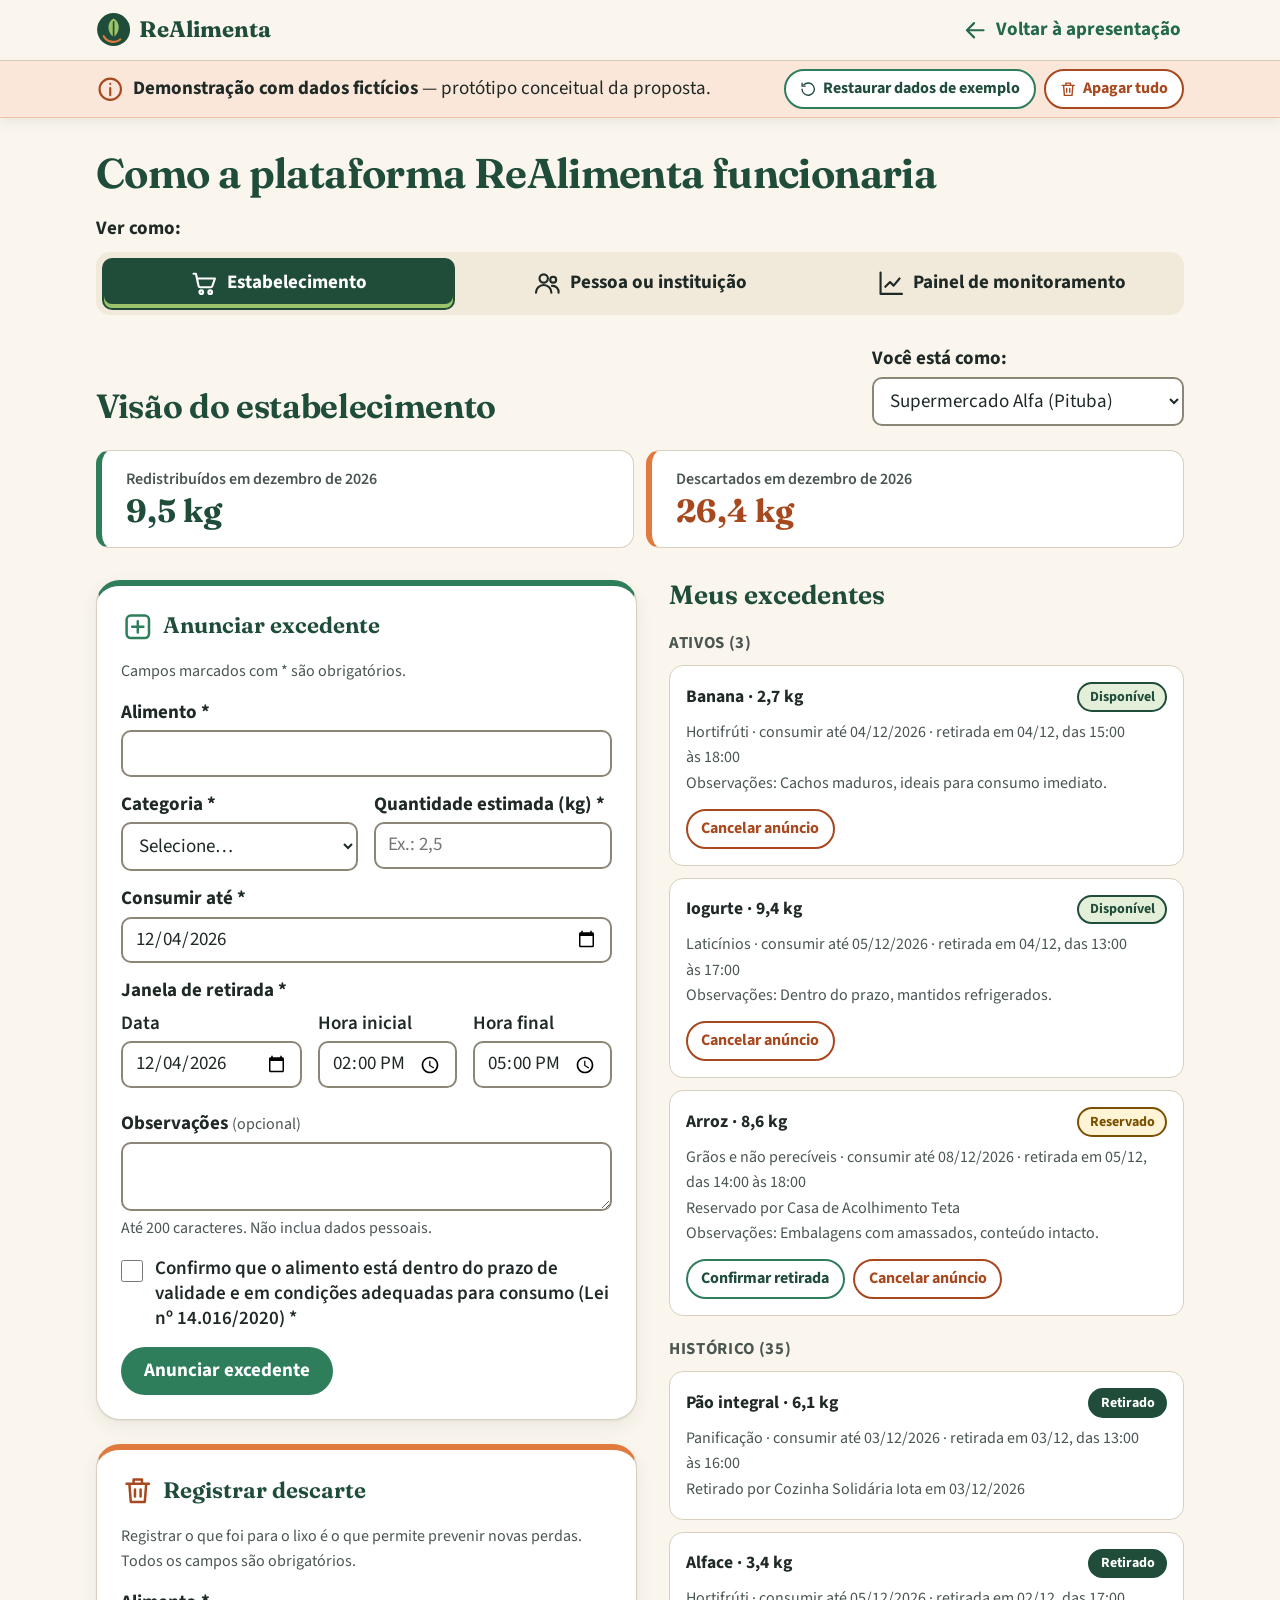
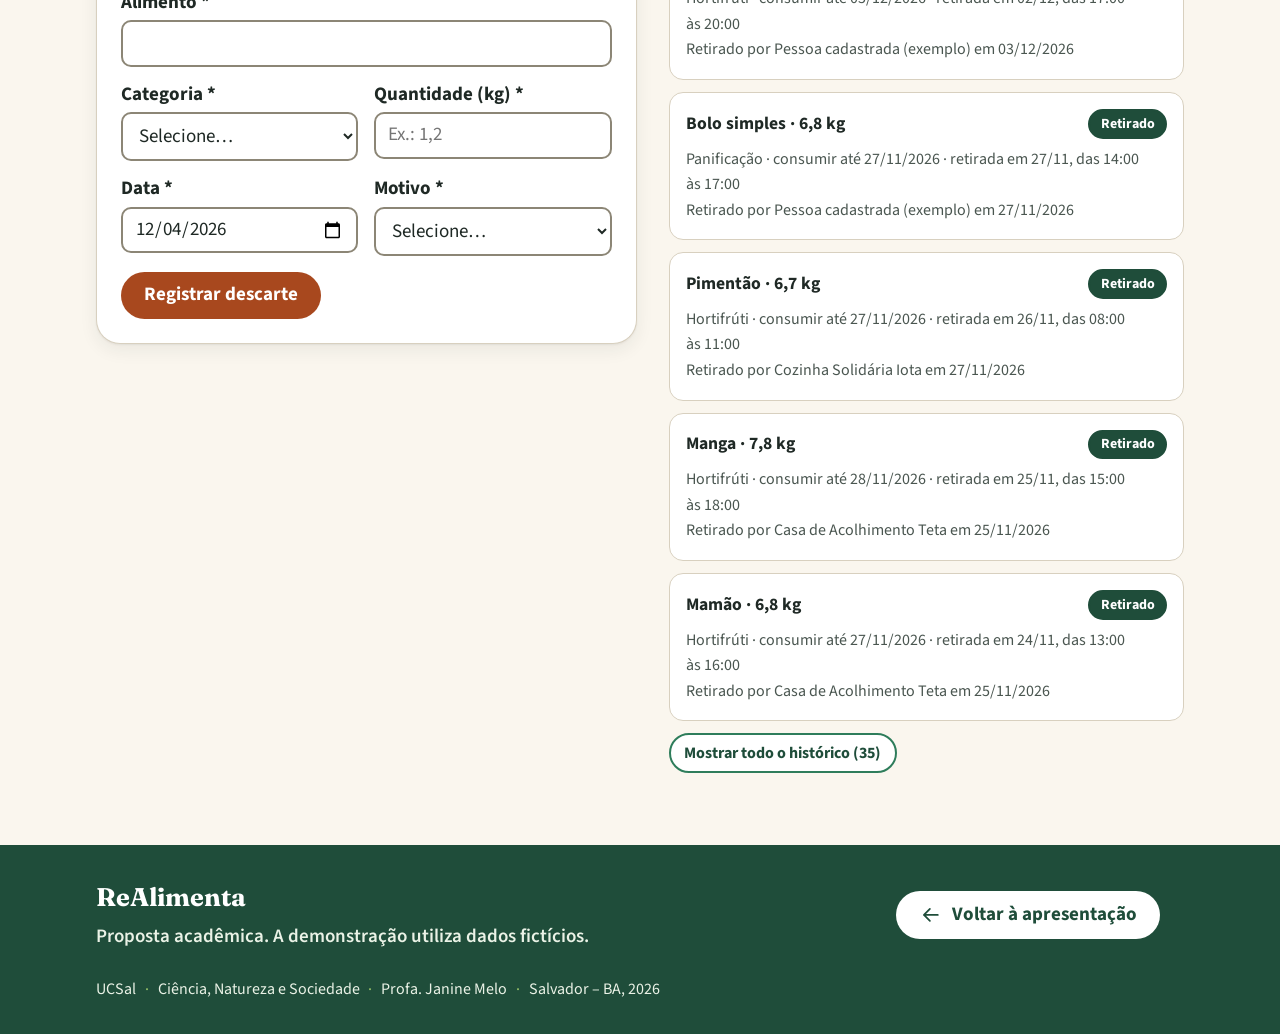
<file: prototipo.html>
<!doctype html>
<html lang="pt-BR">
<head>
  <meta charset="utf-8">
  <meta name="viewport" content="width=device-width, initial-scale=1">
  <title>ReAlimenta: demonstração com dados fictícios | UCSal</title>
  <meta name="description" content="Protótipo conceitual da plataforma ReAlimenta, com dados fictícios: anúncio de excedentes, reservas, registro de descartes e painel de monitoramento.">
  <meta property="og:type" content="website">
  <meta property="og:locale" content="pt_BR">
  <meta property="og:site_name" content="ReAlimenta">
  <meta property="og:title" content="ReAlimenta: demonstração com dados fictícios">
  <meta property="og:description" content="Veja como a plataforma proposta funcionaria: excedentes, reservas, descartes e painel de monitoramento, com dados fictícios.">
  <meta name="theme-color" content="#1F4D3A">
  <link rel="icon" href="assets/icones/favicon.svg" type="image/svg+xml">

  <link rel="preconnect" href="https://fonts.googleapis.com">
  <link rel="preconnect" href="https://fonts.gstatic.com" crossorigin>
  <link rel="stylesheet" href="https://fonts.googleapis.com/css2?family=Fraunces:opsz,wght@9..144,400..700&amp;family=Source+Sans+3:wght@400;600;700&amp;display=swap" media="print" onload="this.media='all'">

  <link rel="stylesheet" href="css/base.css">
  <link rel="stylesheet" href="css/layout.css">
  <link rel="stylesheet" href="css/componentes.css">
  <link rel="stylesheet" href="css/prototipo.css">

  <script>document.documentElement.classList.add("js");</script>
  <!-- A ordem importa: configuração → dados → gráficos → lógica da demonstração -->
  <script defer src="js/config.js"></script>
  <script defer src="js/dados-demo.js"></script>
  <script defer src="js/graficos.js"></script>
  <script defer src="js/prototipo.js"></script>
</head>
<body class="pagina-prototipo">
  <svg class="sprite" aria-hidden="true" focusable="false" xmlns="http://www.w3.org/2000/svg">
    <symbol id="i-mercado" viewBox="0 0 24 24"><path d="M3 4h2l2.2 10.2a1.5 1.5 0 0 0 1.5 1.2h8.6a1.5 1.5 0 0 0 1.5-1.1L21 8H6"/><circle cx="9.5" cy="19.5" r="1.5"/><circle cx="17" cy="19.5" r="1.5"/></symbol>
    <symbol id="i-pessoas" viewBox="0 0 24 24"><circle cx="9" cy="8" r="3.5"/><path d="M2.5 20a6.5 6.5 0 0 1 13 0"/><circle cx="17" cy="9" r="2.5"/><path d="M16 14.2a5 5 0 0 1 5.5 5.8"/></symbol>
    <symbol id="i-monitorar" viewBox="0 0 24 24"><path d="M3 3v18h18"/><path d="m7 15 4-4 3 3 5-6"/></symbol>
    <symbol id="i-cadastrar" viewBox="0 0 24 24"><rect x="4" y="4" width="16" height="16" rx="3"/><path d="M12 8v8M8 12h8"/></symbol>
    <symbol id="i-descarte" viewBox="0 0 24 24"><path d="M4 7h16M9 7V4h6v3M6 7l1 13h10l1-13"/><path d="M10 11v5M14 11v5"/></symbol>
    <symbol id="i-redistribuir" viewBox="0 0 24 24"><path d="M4 8h14l-3.5-3.5M20 16H6l3.5 3.5"/></symbol>
    <symbol id="i-balanca" viewBox="0 0 24 24"><path d="M6.5 9h11l2.5 11H4L6.5 9z"/><circle cx="12" cy="6" r="2.5"/><path d="M9.5 15.5h5"/></symbol>
    <symbol id="i-confirmar" viewBox="0 0 24 24"><circle cx="12" cy="12" r="9"/><path d="m8 12 3 3 5-6"/></symbol>
    <symbol id="i-local" viewBox="0 0 24 24"><path d="M12 21s-7-6.2-7-11.5a7 7 0 0 1 14 0C19 14.8 12 21 12 21z"/><circle cx="12" cy="9.5" r="2.5"/></symbol>
    <symbol id="i-calendario" viewBox="0 0 24 24"><rect x="3.5" y="5" width="17" height="15" rx="2"/><path d="M3.5 10h17M8 3v4M16 3v4"/></symbol>
    <symbol id="i-relogio" viewBox="0 0 24 24"><circle cx="12" cy="12" r="9"/><path d="M12 7v5l3 2"/></symbol>
    <symbol id="i-info" viewBox="0 0 24 24"><circle cx="12" cy="12" r="9"/><path d="M12 11v6M12 7.5h.01"/></symbol>
    <symbol id="i-seta" viewBox="0 0 24 24"><path d="M5 12h14M13 6l6 6-6 6"/></symbol>
    <symbol id="i-voltar" viewBox="0 0 24 24"><path d="M19 12H5M11 6l-6 6 6 6"/></symbol>
    <symbol id="i-refazer" viewBox="0 0 24 24"><path d="M4 12a8 8 0 1 0 2.3-5.7"/><path d="M4 4v4h4"/></symbol>
    <symbol id="i-fechar" viewBox="0 0 24 24"><path d="M6 6l12 12M18 6 6 18"/></symbol>
    <symbol id="i-queda" viewBox="0 0 24 24"><path d="m3 7 6 6 4-4 8 8"/><path d="M21 11v6h-6"/></symbol>
    <symbol id="i-subida" viewBox="0 0 24 24"><path d="m3 17 6-6 4 4 8-8"/><path d="M21 13V7h-6"/></symbol>
    <symbol id="i-busca" viewBox="0 0 24 24"><circle cx="10.5" cy="10.5" r="6.5"/><path d="m15.5 15.5 5 5"/></symbol>
    <symbol id="i-educar" viewBox="0 0 24 24"><path d="M12 6.5C10 5 7 4.5 3 5v13c4-.5 7 0 9 1.5 2-1.5 5-2 9-1.5V5c-4-.5-7 0-9 1.5z"/><path d="M12 6.5v13"/></symbol>
    <symbol id="i-tabela" viewBox="0 0 24 24"><rect x="3.5" y="4.5" width="17" height="15" rx="2"/><path d="M3.5 9.5h17M3.5 14.5h17M10 9.5v10"/></symbol>
  </svg>

  <a class="pular-conteudo" href="#conteudo">Pular para o conteúdo</a>

  <header class="cabecalho cabecalho--prototipo">
    <div class="cabecalho__interno container">
      <a class="marca" href="index.html">
        <svg class="marca__icone" viewBox="0 0 64 64" aria-hidden="true" focusable="false">
          <circle cx="32" cy="32" r="30" fill="#1F4D3A"/>
          <path d="M32 12c12 6 13 24 0 34C19 36 20 18 32 12z" fill="#9BC46A"/>
          <path d="M32 18v30" stroke="#1F4D3A" stroke-width="3" stroke-linecap="round"/>
          <path d="M14 44a20 20 0 0 0 30 6" fill="none" stroke="#E07A3F" stroke-width="4" stroke-linecap="round"/>
        </svg>
        <span class="marca__nome" data-config="nomePlataforma">ReAlimenta</span>
      </a>
      <a class="link-voltar" href="index.html">
        <svg class="icone" aria-hidden="true" focusable="false"><use href="#i-voltar"/></svg>
        Voltar à apresentação
      </a>
    </div>
  </header>

  <!-- Faixa de aviso: fica fixa no topo em todas as visões -->
  <div class="aviso-ficticio" role="region" aria-label="Aviso sobre os dados da demonstração">
      <div class="container aviso-ficticio__interno">
        <p class="aviso-ficticio__texto">
          <svg class="icone" aria-hidden="true" focusable="false"><use href="#i-info"/></svg>
          <span><strong>Demonstração com dados fictícios</strong> — protótipo conceitual da proposta.</span>
        </p>
        <div class="aviso-ficticio__acoes">
          <button type="button" class="botao-pequeno" id="botao-restaurar">
            <svg class="icone" aria-hidden="true" focusable="false"><use href="#i-refazer"/></svg>
            Restaurar dados de exemplo
          </button>
          <button type="button" class="botao-pequeno botao-pequeno--perigo" id="botao-apagar">
            <svg class="icone" aria-hidden="true" focusable="false"><use href="#i-descarte"/></svg>
            Apagar tudo
          </button>
        </div>
      </div>
  </div>

  <main id="conteudo" class="prototipo container" tabindex="-1">
    <noscript>
      <p class="aviso-noscript">
        Esta demonstração precisa de JavaScript para funcionar. Ative o JavaScript no navegador ou volte para a
        <a href="index.html">apresentação do projeto</a>, que funciona sem ele.
      </p>
    </noscript>

    <div class="prototipo__topo">
      <h1 class="prototipo__titulo">Como a plataforma <span data-config="nomePlataforma">ReAlimenta</span> funcionaria</h1>
      <div class="visoes">
        <p class="visoes__rotulo" id="rotulo-visoes">Ver como:</p>
        <div class="visoes__abas" role="tablist" aria-labelledby="rotulo-visoes">
          <button type="button" class="visoes__aba" role="tab" id="aba-estabelecimento" aria-controls="painel-estabelecimento" aria-selected="true" data-visao="estabelecimento">
            <svg class="icone" aria-hidden="true" focusable="false"><use href="#i-mercado"/></svg>
            Estabelecimento
          </button>
          <button type="button" class="visoes__aba" role="tab" id="aba-receptor" aria-controls="painel-receptor" aria-selected="false" tabindex="-1" data-visao="receptor">
            <svg class="icone" aria-hidden="true" focusable="false"><use href="#i-pessoas"/></svg>
            Pessoa ou instituição
          </button>
          <button type="button" class="visoes__aba" role="tab" id="aba-painel" aria-controls="painel-painel" aria-selected="false" tabindex="-1" data-visao="painel">
            <svg class="icone" aria-hidden="true" focusable="false"><use href="#i-monitorar"/></svg>
            Painel de monitoramento
          </button>
        </div>
      </div>
    </div>

    <!-- ================= VISÃO: ESTABELECIMENTO ================= -->
    <section class="visao" role="tabpanel" id="painel-estabelecimento" aria-labelledby="aba-estabelecimento" tabindex="0">
      <div class="visao__cabeca">
        <h2>Visão do estabelecimento</h2>
        <div class="campo campo--linha">
          <label for="sel-estabelecimento">Você está como:</label>
          <select id="sel-estabelecimento"></select>
        </div>
      </div>

      <div class="resumo" id="resumo-estabelecimento"></div>

      <div class="grade-visao">
        <div class="pilha">
          <form class="formulario" id="form-excedente" novalidate aria-labelledby="titulo-form-excedente">
            <h3 id="titulo-form-excedente">
              <svg class="icone" aria-hidden="true" focusable="false"><use href="#i-cadastrar"/></svg>
              Anunciar excedente
            </h3>
            <p class="formulario__nota">Campos marcados com * são obrigatórios.</p>

            <div class="campo">
              <label for="exc-alimento">Alimento <span aria-hidden="true">*</span></label>
              <input id="exc-alimento" name="alimento" type="text" maxlength="60" required autocomplete="off" aria-describedby="exc-alimento-erro">
              <p class="campo__erro" id="exc-alimento-erro"></p>
            </div>
            <div class="campos-lado">
              <div class="campo">
                <label for="exc-categoria">Categoria <span aria-hidden="true">*</span></label>
                <select id="exc-categoria" name="categoria" required aria-describedby="exc-categoria-erro"></select>
                <p class="campo__erro" id="exc-categoria-erro"></p>
              </div>
              <div class="campo">
                <label for="exc-kg">Quantidade estimada (kg) <span aria-hidden="true">*</span></label>
                <input id="exc-kg" name="kg" type="text" inputmode="decimal" required autocomplete="off" placeholder="Ex.: 2,5" aria-describedby="exc-kg-erro">
                <p class="campo__erro" id="exc-kg-erro"></p>
              </div>
            </div>
            <div class="campo">
              <label for="exc-consumir">Consumir até <span aria-hidden="true">*</span></label>
              <input id="exc-consumir" name="consumirAte" type="date" required aria-describedby="exc-consumir-erro">
              <p class="campo__erro" id="exc-consumir-erro"></p>
            </div>
            <fieldset class="campo-grupo">
              <legend>Janela de retirada <span aria-hidden="true">*</span></legend>
              <div class="campos-lado campos-lado--tres">
                <div class="campo">
                  <label for="exc-retirada-data">Data</label>
                  <input id="exc-retirada-data" name="retiradaData" type="date" required aria-describedby="exc-retirada-data-erro">
                  <p class="campo__erro" id="exc-retirada-data-erro"></p>
                </div>
                <div class="campo">
                  <label for="exc-retirada-inicio">Hora inicial</label>
                  <input id="exc-retirada-inicio" name="retiradaInicio" type="time" required aria-describedby="exc-retirada-inicio-erro">
                  <p class="campo__erro" id="exc-retirada-inicio-erro"></p>
                </div>
                <div class="campo">
                  <label for="exc-retirada-fim">Hora final</label>
                  <input id="exc-retirada-fim" name="retiradaFim" type="time" required aria-describedby="exc-retirada-fim-erro">
                  <p class="campo__erro" id="exc-retirada-fim-erro"></p>
                </div>
              </div>
            </fieldset>
            <div class="campo">
              <label for="exc-observacoes">Observações <span class="campo__opcional">(opcional)</span></label>
              <textarea id="exc-observacoes" name="observacoes" rows="2" maxlength="200" aria-describedby="exc-observacoes-ajuda"></textarea>
              <p class="campo__ajuda" id="exc-observacoes-ajuda">Até 200 caracteres. Não inclua dados pessoais.</p>
            </div>
            <div class="campo campo--caixa">
              <input id="exc-confirmo" name="confirmo" type="checkbox" required aria-describedby="exc-confirmo-erro">
              <label for="exc-confirmo">Confirmo que o alimento está dentro do prazo de validade e em condições adequadas para consumo (Lei nº 14.016/2020) <span aria-hidden="true">*</span></label>
              <p class="campo__erro" id="exc-confirmo-erro"></p>
            </div>
            <button type="submit" class="botao botao--primario">Anunciar excedente</button>
          </form>

          <form class="formulario formulario--descarte" id="form-descarte" novalidate aria-labelledby="titulo-form-descarte">
            <h3 id="titulo-form-descarte">
              <svg class="icone" aria-hidden="true" focusable="false"><use href="#i-descarte"/></svg>
              Registrar descarte
            </h3>
            <p class="formulario__nota">Registrar o que foi para o lixo é o que permite prevenir novas perdas. Todos os campos são obrigatórios.</p>
            <input type="hidden" id="des-excedente-id" name="excedenteId" value="">
            <div class="campo">
              <label for="des-alimento">Alimento <span aria-hidden="true">*</span></label>
              <input id="des-alimento" name="alimento" type="text" maxlength="60" required autocomplete="off" aria-describedby="des-alimento-erro">
              <p class="campo__erro" id="des-alimento-erro"></p>
            </div>
            <div class="campos-lado">
              <div class="campo">
                <label for="des-categoria">Categoria <span aria-hidden="true">*</span></label>
                <select id="des-categoria" name="categoria" required aria-describedby="des-categoria-erro"></select>
                <p class="campo__erro" id="des-categoria-erro"></p>
              </div>
              <div class="campo">
                <label for="des-kg">Quantidade (kg) <span aria-hidden="true">*</span></label>
                <input id="des-kg" name="kg" type="text" inputmode="decimal" required autocomplete="off" placeholder="Ex.: 1,2" aria-describedby="des-kg-erro">
                <p class="campo__erro" id="des-kg-erro"></p>
              </div>
            </div>
            <div class="campos-lado">
              <div class="campo">
                <label for="des-data">Data <span aria-hidden="true">*</span></label>
                <input id="des-data" name="data" type="date" required aria-describedby="des-data-erro">
                <p class="campo__erro" id="des-data-erro"></p>
              </div>
              <div class="campo">
                <label for="des-motivo">Motivo <span aria-hidden="true">*</span></label>
                <select id="des-motivo" name="motivo" required aria-describedby="des-motivo-erro"></select>
                <p class="campo__erro" id="des-motivo-erro"></p>
              </div>
            </div>
            <button type="submit" class="botao botao--descarte">Registrar descarte</button>
          </form>

          <!-- Dica educativa exibida depois de registrar um descarte -->
          <div class="dica" id="dica-descarte" tabindex="-1" hidden>
            <svg class="icone dica__icone" aria-hidden="true" focusable="false"><use href="#i-educar"/></svg>
            <div>
              <p class="dica__tema" id="dica-tema"></p>
              <p class="dica__texto" id="dica-texto"></p>
            </div>
          </div>
        </div>

        <div class="pilha">
          <h3>Meus excedentes</h3>
          <div id="meus-excedentes"></div>
        </div>
      </div>
    </section>

    <!-- ================= VISÃO: PESSOA OU INSTITUIÇÃO ================= -->
    <section class="visao" role="tabpanel" id="painel-receptor" aria-labelledby="aba-receptor" tabindex="0" hidden>
      <div class="visao__cabeca">
        <h2>Visão de pessoa ou instituição</h2>
        <div class="campo campo--linha">
          <label for="sel-receptor">Você está como:</label>
          <select id="sel-receptor"></select>
        </div>
      </div>

      <div class="grade-visao grade-visao--receptor">
        <div>
          <h3>Excedentes disponíveis</h3>
          <div class="filtros" role="group" aria-label="Filtrar excedentes">
            <div class="campo">
              <label for="filtro-categoria">Categoria</label>
              <select id="filtro-categoria"></select>
            </div>
            <div class="campo">
              <label for="filtro-bairro">Bairro</label>
              <select id="filtro-bairro"></select>
            </div>
            <div class="campo campo--busca">
              <label for="filtro-busca">Buscar</label>
              <input id="filtro-busca" type="search" autocomplete="off" placeholder="Alimento ou estabelecimento">
            </div>
          </div>
          <p class="contagem" id="contagem-disponiveis" aria-live="polite"></p>
          <ul class="cards-excedentes" id="lista-disponiveis" role="list"></ul>
        </div>
        <aside class="reservas" aria-labelledby="titulo-reservas">
          <h3 id="titulo-reservas">Minhas reservas</h3>
          <ul class="lista-simples" id="lista-reservas" role="list"></ul>
        </aside>
      </div>
    </section>

    <!-- ================= VISÃO: PAINEL DE MONITORAMENTO ================= -->
    <section class="visao" role="tabpanel" id="painel-painel" aria-labelledby="aba-painel" tabindex="0" hidden>
      <div class="visao__cabeca">
        <h2>Painel de monitoramento</h2>
        <div class="filtros filtros--painel" role="group" aria-label="Filtros do painel">
          <div class="campo">
            <label for="filtro-painel-periodo">Período</label>
            <select id="filtro-painel-periodo">
              <option value="4">Últimas 4 semanas</option>
              <option value="8">Últimas 8 semanas</option>
              <option value="tudo">Tudo</option>
            </select>
          </div>
          <div class="campo">
            <label for="filtro-painel-estabelecimento">Estabelecimento</label>
            <select id="filtro-painel-estabelecimento"></select>
          </div>
        </div>
      </div>
      <p class="texto-suave painel__periodo" id="painel-descricao-periodo"></p>

      <h3 class="visualmente-oculto">Indicadores</h3>
      <ul class="kpis" id="indicadores" role="list"></ul>

      <section class="leituras" aria-labelledby="titulo-leituras">
        <h3 id="titulo-leituras">Leituras automáticas</h3>
        <p class="texto-suave">Frases geradas por regras simples e transparentes a partir dos registros (sem inteligência artificial). Use o botão ⓘ para ver a regra de cada uma.</p>
        <ul class="leituras__lista" id="leituras" role="list"></ul>
      </section>

      <div class="graficos">
        <figure class="grafico grafico--largo" id="grafico-dias">
          <figcaption>
            <h3 class="grafico__titulo">Descarte médio por dia da semana</h3>
            <p class="grafico__nota">Média de kg descartados em cada dia da semana no período. O maior valor aparece em destaque.</p>
          </figcaption>
          <div class="grafico__area"></div>
        </figure>
        <figure class="grafico" id="grafico-categorias">
          <figcaption>
            <h3 class="grafico__titulo">Descarte por categoria</h3>
            <p class="grafico__nota">Total de kg descartados e participação no período.</p>
          </figcaption>
          <div class="grafico__area"></div>
        </figure>
        <figure class="grafico" id="grafico-motivos">
          <figcaption>
            <h3 class="grafico__titulo">Motivos de descarte</h3>
            <p class="grafico__nota">Total de kg por motivo informado no registro.</p>
          </figcaption>
          <div class="grafico__area"></div>
        </figure>
        <figure class="grafico grafico--largo" id="grafico-semanas">
          <figcaption>
            <h3 class="grafico__titulo">Evolução semanal</h3>
            <p class="grafico__nota">kg disponibilizados, redistribuídos e descartados em cada semana (semanas terminando hoje).</p>
          </figcaption>
          <div class="grafico__area"></div>
        </figure>
        <figure class="grafico grafico--largo" id="grafico-ranking">
          <figcaption>
            <h3 class="grafico__titulo">Estabelecimentos com mais descarte</h3>
            <p class="grafico__nota">Ranking de kg descartados no período, considerando todos os estabelecimentos.</p>
          </figcaption>
          <div class="grafico__area"></div>
        </figure>
      </div>
    </section>
  </main>

  <!-- Confirmações para leitores de tela e aviso visual temporário -->
  <div class="anuncio" id="anuncio" role="status" aria-live="polite" aria-atomic="true"></div>

  <!-- Diálogo de confirmação (Restaurar / Apagar) -->
  <dialog class="dialogo" id="dialogo-confirmar" aria-labelledby="dialogo-titulo" aria-describedby="dialogo-texto">
    <form method="dialog" class="dialogo__conteudo">
      <h2 id="dialogo-titulo" class="dialogo__titulo"></h2>
      <p id="dialogo-texto"></p>
      <div class="dialogo__acoes">
        <button type="submit" value="cancelar" class="botao botao--secundario">Cancelar</button>
        <button type="submit" value="confirmar" class="botao botao--primario" id="dialogo-confirmar-botao">Confirmar</button>
      </div>
    </form>
  </dialog>

  <footer class="rodape rodape--simples">
    <div class="container rodape__interno">
      <div class="rodape__marca">
        <p class="rodape__nome" data-config="nomePlataforma">ReAlimenta</p>
        <p class="rodape__aviso">Proposta acadêmica. A demonstração utiliza dados fictícios.</p>
      </div>
      <p class="rodape__institucional">
        <span>UCSal</span><span>Ciência, Natureza e Sociedade</span><span>Profa. Janine Melo</span><span>Salvador – BA, 2026</span>
      </p>
      <a class="botao botao--claro" href="index.html">
        <svg class="icone" aria-hidden="true" focusable="false"><use href="#i-voltar"/></svg>
        Voltar à apresentação
      </a>
    </div>
  </footer>
</body>
</html>
</file>
<file: css/base.css>
/* =============================================================
   BASE — variáveis, reset, tipografia e utilitários
   ============================================================= */

/* ---------- Variáveis (paleta, tipografia, espaçamentos) ---------- */
:root {
  /* Paleta */
  --verde-escuro: #1F4D3A;   /* estrutura e títulos */
  --verde: #2E7D5B;          /* cor principal: botões e links */
  --verde-hover: #245F46;
  --verde-texto: #24694C;    /* texto verde pequeno: contraste AA também no fundo creme-escuro */
  --verde-claro: #9BC46A;    /* acentos decorativos */
  --verde-suave: #E4EFD9;    /* fundos de destaque */
  --laranja: #E07A3F;        /* desperdício em elementos grandes */
  --laranja-grafico: #C9652D;/* barras e linhas de descarte (contraste 3:1) */
  --laranja-forte: #8F3F17;  /* destaque do maior valor nos gráficos */
  --laranja-texto: #A8481E;  /* texto de alerta (contraste AA) */
  --laranja-suave: #FBE7DA;  /* fundos de alerta */
  --trigo: #D4A23C;          /* decoração (grãos) */
  --creme: #FAF6EE;          /* fundo da página */
  --creme-escuro: #F1EADB;   /* faixas alternadas */
  --branco: #FFFFFF;
  --grafite: #1F2925;        /* texto */
  --texto-suave: #4A5650;    /* texto secundário */
  --borda: #D8D0BF;
  --borda-forte: #8C8676;
  --foco: #1F4D3A;

  /* Tipografia (com fallback do sistema para funcionar offline) */
  --fonte-titulo: "Fraunces", Georgia, "Times New Roman", serif;
  --fonte-texto: "Source Sans 3", system-ui, -apple-system, "Segoe UI", Roboto, Arial, sans-serif;

  --tamanho-base: 1.0625rem;  /* 17 px no celular */
  --tamanho-pequeno: 0.9375rem;
  --tamanho-h1: clamp(2.1rem, 1.4rem + 3.4vw, 3.9rem);
  --tamanho-h2: clamp(1.85rem, 1.3rem + 2.4vw, 3rem);
  --tamanho-h3: clamp(1.3rem, 1.1rem + 0.8vw, 1.65rem);
  --tamanho-numero: clamp(2.6rem, 1.8rem + 3.6vw, 4.6rem);

  /* Espaçamentos e formas */
  --espaco-1: 0.25rem;
  --espaco-2: 0.5rem;
  --espaco-3: 0.75rem;
  --espaco-4: 1rem;
  --espaco-5: 1.5rem;
  --espaco-6: 2rem;
  --espaco-7: 3rem;
  --espaco-8: 4.5rem;
  --raio: 14px;
  --raio-grande: 24px;
  --sombra: 0 1px 2px rgba(31, 41, 37, 0.06), 0 6px 18px rgba(31, 41, 37, 0.07);
  --largura-max: 72rem;
  --largura-texto: 44rem;
  --altura-cabecalho: 4.25rem;
}

@media (min-width: 64em) {
  :root {
    --tamanho-base: 1.1875rem; /* 19 px no desktop (mínimo pedido: 18 px) */
    --tamanho-pequeno: 1rem;
    --altura-cabecalho: 4.75rem;
  }
}

/* ---------- Reset leve ---------- */
*,
*::before,
*::after {
  box-sizing: border-box;
}

html {
  -webkit-text-size-adjust: 100%;
  text-size-adjust: 100%;
  scroll-behavior: smooth;
  scroll-padding-top: calc(var(--altura-cabecalho) + 1rem);
}

body {
  margin: 0;
  min-height: 100vh;
  background: var(--creme);
  color: var(--grafite);
  font-family: var(--fonte-texto);
  font-size: var(--tamanho-base);
  line-height: 1.6;
  overflow-x: hidden;
  -webkit-font-smoothing: antialiased;
}

img,
svg {
  display: block;
  max-width: 100%;
}

img {
  height: auto;
}

button,
input,
select,
textarea {
  font: inherit;
  color: inherit;
}

button {
  cursor: pointer;
}

table {
  border-collapse: collapse;
}

[hidden] {
  display: none !important;
}

/* ---------- Tipografia ---------- */
h1,
h2,
h3,
h4 {
  margin: 0 0 var(--espaco-4);
  font-family: var(--fonte-titulo);
  font-weight: 650;
  line-height: 1.15;
  color: var(--verde-escuro);
  text-wrap: balance;
}

h1 {
  font-size: var(--tamanho-h1);
  letter-spacing: -0.015em;
}

h2 {
  font-size: var(--tamanho-h2);
  letter-spacing: -0.01em;
}

h3 {
  font-size: var(--tamanho-h3);
}

h4 {
  font-size: 1.15rem;
}

p,
ul,
ol,
dl,
blockquote,
figure {
  margin: 0 0 var(--espaco-4);
}

p {
  text-wrap: pretty;
}

ul,
ol {
  padding-left: 1.25em;
}

a {
  color: var(--verde-texto);
  text-decoration-thickness: 0.08em;
  text-underline-offset: 0.18em;
}

a:hover {
  color: var(--verde-hover);
  text-decoration-thickness: 0.14em;
}

strong {
  font-weight: 700;
}

small {
  font-size: var(--tamanho-pequeno);
}

sub {
  line-height: 0;
}

/* ---------- Foco visível ---------- */
:focus-visible {
  outline: 3px solid var(--foco);
  outline-offset: 3px;
  border-radius: 4px;
}

/* ---------- Utilitários ---------- */
.container {
  width: 100%;
  max-width: var(--largura-max);
  margin-inline: auto;
  padding-inline: 1rem;
}

@media (min-width: 48em) {
  .container {
    padding-inline: 2rem;
  }
}

/* Esconde visualmente, mas mantém para leitores de tela */
.visualmente-oculto {
  position: absolute !important;
  width: 1px !important;
  height: 1px !important;
  padding: 0 !important;
  margin: -1px !important;
  overflow: hidden !important;
  clip: rect(0, 0, 0, 0) !important;
  white-space: nowrap !important;
  border: 0 !important;
}

/* Link "Pular para o conteúdo" */
.pular-conteudo {
  position: absolute;
  top: 0.5rem;
  left: 0.5rem;
  z-index: 1000;
  padding: 0.75rem 1.25rem;
  background: var(--verde-escuro);
  color: var(--branco);
  font-weight: 700;
  border-radius: var(--raio);
  transform: translateY(-160%);
  transition: transform 0.15s ease;
}

.pular-conteudo:focus {
  transform: translateY(0);
  color: var(--branco);
}

.texto-suave {
  color: var(--texto-suave);
}

/* Citação no formato autor-data (ABNT) */
.citacao {
  font-size: var(--tamanho-pequeno);
  color: var(--texto-suave);
  font-weight: 600;
  white-space: normal;
}

.sobretitulo {
  margin-bottom: var(--espaco-3);
  font-size: var(--tamanho-pequeno);
  font-weight: 700;
  letter-spacing: 0.08em;
  text-transform: uppercase;
  color: var(--verde-texto);
}

/* ---------- Movimento reduzido ---------- */
@media (prefers-reduced-motion: reduce) {
  html {
    scroll-behavior: auto;
  }

  *,
  *::before,
  *::after {
    animation-duration: 0.01ms !important;
    animation-iteration-count: 1 !important;
    transition-duration: 0.01ms !important;
    scroll-behavior: auto !important;
  }
}
</file>
<file: css/layout.css>
/* =============================================================
   LAYOUT — cabeçalho, seções, grades e rodapé
   ============================================================= */

/* Biblioteca de ícones: fica no HTML, mas não ocupa espaço */
.sprite {
  position: absolute;
  width: 0;
  height: 0;
  overflow: hidden;
}

/* Ícone padrão (traço consistente em todo o site) */
.icone {
  width: 1.5em;
  height: 1.5em;
  flex: none;
  fill: none;
  stroke: currentColor;
  stroke-width: 1.8;
  stroke-linecap: round;
  stroke-linejoin: round;
}

main:focus {
  outline: none;
}

/* ---------- Cabeçalho fixo ---------- */
.cabecalho {
  position: sticky;
  top: 0;
  z-index: 100;
  background: rgba(250, 246, 238, 0.96);
  border-bottom: 1px solid var(--borda);
  backdrop-filter: blur(6px);
}

.cabecalho__interno {
  display: flex;
  align-items: center;
  justify-content: space-between;
  gap: var(--espaco-4);
  min-height: var(--altura-cabecalho);
}

.marca {
  display: inline-flex;
  align-items: center;
  gap: var(--espaco-2);
  color: var(--verde-escuro);
  font-family: var(--fonte-titulo);
  font-size: 1.4rem;
  font-weight: 700;
  text-decoration: none;
  white-space: nowrap;
}

.marca:hover {
  color: var(--verde-escuro);
}

.marca__icone {
  flex: none;
  width: 2.2rem;
  height: 2.2rem;
}

/* Navegação: sem JavaScript, os links aparecem em linhas que quebram */
.nav__lista {
  display: flex;
  flex-wrap: wrap;
  gap: var(--espaco-1) var(--espaco-2);
  margin: 0;
  padding: 0;
  list-style: none;
}

.nav__link {
  display: block;
  padding: 0.45rem 0.6rem;
  border-radius: 999px;
  color: var(--grafite);
  font-weight: 600;
  text-decoration: none;
}

.nav__link:hover {
  color: var(--verde-escuro);
  background: var(--verde-suave);
}

/* Seção visível: fundo claro + sublinhado (não depende só da cor) */
.nav__link[aria-current="true"] {
  color: var(--verde-escuro);
  background: var(--verde-suave);
  box-shadow: inset 0 -3px 0 var(--verde);
}

.nav__painel {
  display: flex;
  flex-wrap: wrap;
  align-items: center;
  gap: var(--espaco-3);
}

.nav__botao {
  display: inline-flex;
  align-items: center;
  gap: var(--espaco-2);
  min-height: 2.75rem;
  padding: 0.5rem 0.9rem;
  border: 2px solid var(--verde-escuro);
  border-radius: 999px;
  background: var(--branco);
  color: var(--verde-escuro);
  font-weight: 700;
}

/* Sem JS no celular: o cabeçalho deixa de ser fixo para não cobrir a tela */
@media (max-width: 68.74em) {
  html:not(.js) .cabecalho {
    position: static;
  }

  html:not(.js) .cabecalho__interno {
    flex-wrap: wrap;
    padding-block: var(--espaco-3);
  }

  /* Com JS: menu recolhível */
  .js .nav__painel {
    position: absolute;
    top: 100%;
    left: 0;
    right: 0;
    flex-direction: column;
    align-items: stretch;
    gap: var(--espaco-4);
    max-height: calc(100vh - var(--altura-cabecalho));
    overflow-y: auto;
    padding: var(--espaco-4) 1rem var(--espaco-5);
    background: var(--creme);
    border-bottom: 1px solid var(--borda);
    box-shadow: 0 12px 24px rgba(31, 41, 37, 0.12);
  }

  .js .nav__painel:not(.nav__painel--aberto) {
    display: none;
  }

  .js .nav__lista {
    flex-direction: column;
    gap: 0;
  }

  .js .nav__link {
    padding: 0.8rem 0.75rem;
    border-radius: var(--raio);
    font-size: 1.1rem;
  }

  .js .nav__cta {
    justify-content: center;
  }
}

@media (min-width: 68.75em) {
  .nav__botao {
    display: none !important;
  }

  .nav__painel {
    flex-wrap: nowrap;
  }

  .nav__lista {
    flex-wrap: nowrap;
  }

  .nav__link {
    font-size: 1rem;
  }
}

/* ---------- Seções ---------- */
.secao {
  padding-block: var(--espaco-8);
}

.secao--alternada {
  background: var(--creme-escuro);
}

.secao__cabecalho {
  max-width: var(--largura-texto);
  margin-bottom: var(--espaco-6);
}

.secao__intro {
  font-size: 1.12em;
  color: var(--texto-suave);
}

.subtitulo {
  margin-top: var(--espaco-7);
}

.bloco-texto {
  max-width: var(--largura-texto);
}

/* Grade de duas colunas (empilha no celular) */
.duas-colunas {
  display: grid;
  gap: var(--espaco-5);
  margin-block: var(--espaco-6);
}

@media (min-width: 52em) {
  .duas-colunas {
    grid-template-columns: 1fr 1fr;
    gap: var(--espaco-6);
    align-items: start;
  }

  .duas-colunas--centro {
    align-items: center;
  }
}

/* ---------- Início ---------- */
.secao--inicio {
  padding-block: var(--espaco-7) var(--espaco-8);
  background:
    radial-gradient(circle at 85% 20%, rgba(155, 196, 106, 0.22), transparent 45%),
    var(--creme);
}

.inicio {
  display: grid;
  gap: var(--espaco-6);
  align-items: center;
}

.inicio__lead {
  max-width: 40rem;
  font-size: 1.18em;
}

.inicio__ilustracao {
  width: 100%;
  max-width: 22rem;
  margin-inline: auto;
}

.inicio__ilustracao svg {
  width: 100%;
  height: auto;
}

@media (min-width: 60em) {
  .inicio {
    grid-template-columns: 1.35fr 1fr;
    gap: var(--espaco-7);
  }

  .inicio__ilustracao {
    max-width: 30rem;
  }
}

.linha-institucional {
  display: flex;
  flex-wrap: wrap;
  gap: var(--espaco-1) 0;
  margin-top: var(--espaco-6);
  font-size: var(--tamanho-pequeno);
  font-weight: 600;
  color: var(--texto-suave);
}

.linha-institucional span:not(:last-child)::after,
.rodape__institucional span:not(:last-child)::after {
  content: "·";
  margin-inline: 0.55em;
  color: var(--verde);
}

/* ---------- Rodapé ---------- */
.rodape {
  padding-block: var(--espaco-7);
  background: var(--verde-escuro);
  color: #EAF2E6;
}

.rodape__interno {
  display: grid;
  gap: var(--espaco-5);
  align-items: center;
}

@media (min-width: 60em) {
  .rodape__interno {
    grid-template-columns: 1fr auto auto;
  }

  .rodape__institucional {
    grid-column: 1 / -1;
    grid-row: 2;
  }
}

.rodape__nome {
  margin-bottom: var(--espaco-1);
  font-family: var(--fonte-titulo);
  font-size: 1.6rem;
  font-weight: 700;
  color: var(--branco);
}

.rodape__aviso {
  margin: 0;
  font-weight: 600;
}

.rodape__institucional {
  display: flex;
  flex-wrap: wrap;
  margin: 0;
  font-size: var(--tamanho-pequeno);
}

.rodape__institucional span::after {
  color: var(--verde-claro) !important;
}

.rodape__logo {
  max-height: 4rem;
  width: auto;
  padding: var(--espaco-2);
  background: var(--branco);
  border-radius: 8px;
}

.rodape :focus-visible {
  outline-color: var(--branco);
}
</file>
<file: css/componentes.css>
/* =============================================================
   COMPONENTES — botões, cartões, números, selos, acordeões,
   diagramas e metodologia
   ============================================================= */

/* ---------- Botões ---------- */
.grupo-botoes {
  display: flex;
  flex-wrap: wrap;
  gap: var(--espaco-3);
  margin-top: var(--espaco-5);
}

.botao {
  display: inline-flex;
  align-items: center;
  justify-content: center;
  gap: 0.5em;
  min-height: 2.9rem;
  padding: 0.65rem 1.3rem;
  border: 2px solid transparent;
  border-radius: 999px;
  font-weight: 700;
  line-height: 1.2;
  text-align: center;
  text-decoration: none;
  transition: background-color 0.15s ease, color 0.15s ease, border-color 0.15s ease;
}

.botao .icone {
  width: 1.25em;
  height: 1.25em;
}

.botao--primario,
.botao--destaque {
  background: var(--verde);
  color: var(--branco);
}

.botao--primario:hover,
.botao--destaque:hover {
  background: var(--verde-hover);
  color: var(--branco);
}

.botao--secundario {
  background: var(--branco);
  border-color: var(--verde);
  color: var(--verde-escuro);
}

.botao--secundario:hover {
  background: var(--verde-suave);
  color: var(--verde-escuro);
}

.botao--claro {
  background: var(--branco);
  color: var(--verde-escuro);
}

.botao--claro:hover {
  background: var(--verde-suave);
  color: var(--verde-escuro);
}

.botao--grande {
  min-height: 3.4rem;
  padding: 0.85rem 1.6rem;
  font-size: 1.08em;
}

.chamada {
  margin-top: var(--espaco-6);
}

/* ---------- Cartões ---------- */
.cartao {
  padding: var(--espaco-5);
  background: var(--branco);
  border: 1px solid var(--borda);
  border-radius: var(--raio-grande);
  box-shadow: var(--sombra);
}

.cartao > :last-child {
  margin-bottom: 0;
}

.cartao__icone {
  width: 2.5rem;
  height: 2.5rem;
  margin-bottom: var(--espaco-3);
  color: var(--verde);
}

.cartao--alerta {
  background: var(--laranja-suave);
  border-color: #EFC2A4;
}

.cartao--alerta .cartao__icone {
  color: var(--laranja-texto);
}

.cartao__etiqueta {
  margin-bottom: var(--espaco-2);
  font-size: var(--tamanho-pequeno);
  font-weight: 700;
  letter-spacing: 0.08em;
  text-transform: uppercase;
  color: var(--verde-claro);
}

.cartao--meta {
  background: var(--verde-escuro);
  border: 0;
  color: #EAF2E6;
}

.cartao--meta h3 {
  font-size: var(--tamanho-numero);
  color: var(--branco);
}

.cartao--meta p:last-child {
  font-size: 1.15em;
}

.etiqueta-inline {
  display: inline-block;
  padding: 0.15rem 0.65rem;
  border-radius: 999px;
  background: var(--creme-escuro);
  color: var(--texto-suave);
  font-family: var(--fonte-texto);
  font-size: 0.6em;
  font-weight: 700;
  vertical-align: middle;
  white-space: nowrap;
}

/* ---------- Números do problema ---------- */
.numeros {
  display: grid;
  gap: var(--espaco-4);
  margin: 0;
  padding: 0;
  list-style: none;
}

@media (min-width: 40em) {
  .numeros {
    grid-template-columns: repeat(2, 1fr);
  }

  .numero-card--largo {
    grid-column: 1 / -1;
  }
}

@media (min-width: 64em) {
  .numeros {
    grid-template-columns: repeat(6, 1fr);
  }

  .numeros > li:nth-child(-n + 3) {
    grid-column: span 2;
  }

  .numeros > li:nth-child(n + 4) {
    grid-column: span 3;
  }
}

.numero-card {
  display: flex;
  flex-direction: column;
  padding: var(--espaco-5);
  background: var(--branco);
  border-top: 6px solid var(--laranja);
  border-radius: var(--raio-grande);
  box-shadow: var(--sombra);
}

.numero-card--fome {
  border-top-color: var(--verde-escuro);
}

.numero-card__valor {
  margin-bottom: var(--espaco-3);
  font-family: var(--fonte-titulo);
  font-size: var(--tamanho-numero);
  font-weight: 700;
  line-height: 1;
  color: var(--verde-escuro);
  font-variant-numeric: tabular-nums;
}

.numero-card__unidade {
  display: block;
  margin-top: 0.35rem;
  font-size: 0.4em;
  font-weight: 600;
  line-height: 1.2;
}

.numero-card__texto {
  flex: 1;
  font-size: 1.05em;
}

.numero-card .citacao {
  margin: 0;
}

/* ---------- Nota de comparação ---------- */
.nota {
  display: flex;
  gap: var(--espaco-4);
  max-width: 56rem;
  margin-block: var(--espaco-6);
  padding: var(--espaco-5);
  background: var(--verde-suave);
  border-left: 6px solid var(--verde);
  border-radius: 0 var(--raio) var(--raio) 0;
}

.nota p:last-child {
  margin-bottom: 0;
}

.nota__icone {
  width: 2rem;
  height: 2rem;
  color: var(--verde-escuro);
}

.nota__titulo {
  margin-bottom: var(--espaco-1);
  font-weight: 700;
  color: var(--verde-escuro);
}

/* ---------- Recursos embutidos no alimento ---------- */
.recursos {
  display: grid;
  gap: var(--espaco-6);
  align-items: center;
  margin-block: var(--espaco-7);
}

@media (min-width: 56em) {
  .recursos {
    grid-template-columns: 1fr 1.15fr;
  }
}

.recursos__roda {
  position: relative;
}

.recursos__centro {
  display: flex;
  flex-direction: column;
  align-items: center;
  justify-content: center;
  gap: 0.35rem;
  width: 9rem;
  height: 9rem;
  margin: 0 auto var(--espaco-4);
  padding: 0.5rem;
  background: var(--laranja-suave);
  border: 3px solid var(--laranja);
  border-radius: 50%;
  color: var(--laranja-texto);
  font-size: var(--tamanho-pequeno);
  font-weight: 700;
  line-height: 1.2;
  text-align: center;
}

.recursos__centro .icone {
  width: 2.8rem;
  height: 2.8rem;
}

.recursos__lista {
  display: grid;
  grid-template-columns: repeat(2, 1fr);
  gap: var(--espaco-2);
  margin: 0;
  padding: 0;
  list-style: none;
}

.recursos__lista li {
  display: flex;
  align-items: center;
  gap: 0.5rem;
  padding: 0.55rem 0.8rem;
  background: var(--branco);
  border: 1px solid var(--borda);
  border-radius: 999px;
  font-weight: 600;
}

.recursos__lista .icone {
  width: 1.4em;
  height: 1.4em;
  color: var(--verde);
}

@media (min-width: 40em) {
  .recursos__roda {
    width: 100%;
    max-width: 32rem;
    aspect-ratio: 1;
    margin-inline: auto;
  }

  .recursos__roda::before {
    content: "";
    position: absolute;
    inset: 14%;
    border: 2px dashed var(--borda-forte);
    border-radius: 50%;
  }

  .recursos__centro {
    position: absolute;
    top: 50%;
    left: 50%;
    width: 34%;
    height: 34%;
    margin: 0;
    transform: translate(-50%, -50%);
  }

  .recursos__lista {
    display: block;
  }

  .recursos__lista li {
    position: absolute;
    top: var(--y);
    left: var(--x);
    flex-direction: column;
    gap: 0.2rem;
    padding: 0.45rem 0.7rem;
    border-radius: var(--raio);
    font-size: var(--tamanho-pequeno);
    white-space: nowrap;
    transform: translate(-50%, -50%);
  }
}

/* ---------- Três eixos ---------- */
.eixos {
  display: grid;
  grid-template-columns: repeat(auto-fit, minmax(min(100%, 13rem), 1fr));
  gap: var(--espaco-4);
  margin: 0;
  padding: 0;
  list-style: none;
}

.eixo {
  display: flex;
  align-items: center;
  gap: var(--espaco-3);
  padding: var(--espaco-5);
  background: var(--verde-escuro);
  border-radius: var(--raio-grande);
  color: var(--branco);
  font-family: var(--fonte-titulo);
  font-size: 1.35rem;
  font-weight: 600;
  line-height: 1.2;
}

.eixo .icone {
  width: 2.6rem;
  height: 2.6rem;
  color: var(--verde-claro);
}

/* ---------- Contradição no Brasil ---------- */
.contradicao {
  margin-block: var(--espaco-7);
  padding: var(--espaco-6) var(--espaco-5);
  background: var(--branco);
  border: 1px solid var(--borda);
  border-radius: var(--raio-grande);
  box-shadow: var(--sombra);
}

.contradicao__numeros {
  display: grid;
  gap: var(--espaco-3);
  align-items: center;
  margin-block: var(--espaco-5);
}

@media (min-width: 48em) {
  .contradicao__numeros {
    grid-template-columns: 1fr auto 1fr;
    gap: var(--espaco-5);
  }
}

.contradicao__item {
  height: 100%;
  padding: var(--espaco-5);
  border-radius: var(--raio);
  text-align: center;
}

.contradicao__item p {
  margin: 0;
}

.contradicao__item--lixo {
  background: var(--laranja-suave);
}

.contradicao__item--fome {
  background: var(--verde-suave);
}

.contradicao__prefixo {
  font-weight: 600;
  color: var(--texto-suave);
}

.contradicao__valor {
  font-family: var(--fonte-titulo);
  font-size: var(--tamanho-numero);
  font-weight: 700;
  line-height: 1.05;
  font-variant-numeric: tabular-nums;
}

.contradicao__item--lixo .contradicao__valor {
  color: var(--laranja-texto);
}

.contradicao__item--fome .contradicao__valor {
  color: var(--verde-escuro);
}

.contradicao__texto {
  font-size: 1.05em;
  font-weight: 600;
}

.contradicao__versus {
  margin: 0;
  font-family: var(--fonte-titulo);
  font-size: 1.3rem;
  font-style: italic;
  text-align: center;
  color: var(--texto-suave);
}

.contradicao > .citacao {
  margin: 0;
}

/* ---------- Cadeia do desperdício ---------- */
.cadeia {
  display: grid;
  gap: var(--espaco-4);
  margin: 0;
  padding: 0;
  list-style: none;
}

.cadeia__etapa {
  position: relative;
  display: flex;
  align-items: center;
  gap: var(--espaco-3);
  padding: var(--espaco-4);
  background: var(--branco);
  border: 1px solid var(--borda);
  border-radius: var(--raio);
  font-weight: 600;
  line-height: 1.3;
}

.cadeia__etapa .icone {
  width: 2.2rem;
  height: 2.2rem;
  color: var(--laranja-texto);
}

/* Setas entre as etapas: para baixo no celular, para a direita no desktop */
.cadeia__etapa:not(:last-child)::after {
  content: "";
  position: absolute;
  bottom: -0.95rem;
  left: 2rem;
  z-index: 1;
  border-top: 10px solid var(--laranja-grafico);
  border-right: 8px solid transparent;
  border-left: 8px solid transparent;
}

@media (min-width: 52em) {
  .cadeia {
    grid-template-columns: repeat(4, 1fr);
    gap: var(--espaco-5);
  }

  .cadeia__etapa {
    flex-direction: column;
    justify-content: center;
    text-align: center;
  }

  .cadeia__etapa:not(:last-child)::after {
    top: 50%;
    right: -1.1rem;
    bottom: auto;
    left: auto;
    border-top: 8px solid transparent;
    border-right: 0;
    border-bottom: 8px solid transparent;
    border-left: 10px solid var(--laranja-grafico);
    transform: translateY(-50%);
  }
}

/* ---------- "Saiba mais" (details/summary nativo) ---------- */
.saiba-mais {
  max-width: var(--largura-texto);
  margin-block: var(--espaco-4) var(--espaco-6);
  background: var(--branco);
  border: 1px solid var(--borda);
  border-radius: var(--raio);
}

.saiba-mais summary {
  display: flex;
  align-items: center;
  gap: 0.6rem;
  min-height: 2.9rem;
  padding: var(--espaco-3) var(--espaco-4);
  color: var(--verde-escuro);
  font-weight: 700;
  list-style: none;
  cursor: pointer;
}

.saiba-mais summary::-webkit-details-marker {
  display: none;
}

.saiba-mais summary::before {
  content: "+";
  display: inline-grid;
  place-items: center;
  flex: none;
  width: 1.6rem;
  height: 1.6rem;
  border-radius: 50%;
  background: var(--verde);
  color: var(--branco);
  font-weight: 700;
  line-height: 1;
}

.saiba-mais[open] summary::before {
  content: "−";
}

.saiba-mais p {
  margin: 0;
  padding: 0 var(--espaco-4) var(--espaco-4);
}

/* ---------- Blocos de destaque ---------- */
.destaque {
  margin-block: var(--espaco-6);
  padding: var(--espaco-6) var(--espaco-5);
  border-radius: var(--raio-grande);
}

@media (min-width: 48em) {
  .destaque {
    padding: var(--espaco-6) var(--espaco-7);
  }
}

.destaque > :last-child {
  margin-bottom: 0;
}

.destaque__etiqueta {
  margin-bottom: var(--espaco-2);
  font-size: var(--tamanho-pequeno);
  font-weight: 700;
  letter-spacing: 0.08em;
  text-transform: uppercase;
  color: var(--verde-texto);
}

.destaque__texto {
  font-family: var(--fonte-titulo);
  font-size: clamp(1.25rem, 1.05rem + 0.9vw, 1.7rem);
  line-height: 1.4;
  color: var(--verde-escuro);
}

.destaque--verde {
  background: var(--verde-escuro);
  color: #EAF2E6;
}

.destaque--verde h3 {
  color: var(--branco);
}

.destaque--geral {
  background: var(--branco);
  border-left: 8px solid var(--verde);
  box-shadow: var(--sombra);
}

.destaque--diferencial {
  background: var(--branco);
  border: 3px solid var(--laranja);
  box-shadow: var(--sombra);
}

.destaque--diferencial .destaque__etiqueta {
  color: var(--laranja-texto);
}

.destaque--exemplo {
  margin: 0;
  background: var(--verde-suave);
  border-left: 6px solid var(--verde);
}

/* ---------- Ilustração do início ---------- */
.heroi__texto {
  font-family: var(--fonte-titulo);
  font-size: 26px;
  font-weight: 600;
  fill: var(--texto-suave);
}

.heroi__texto--destaque {
  font-size: 30px;
  fill: var(--verde-escuro);
}

/* ---------- Diagrama: modelo linear × economia circular ---------- */
.modelo {
  margin: var(--espaco-6) 0;
  padding: var(--espaco-5);
  background: var(--branco);
  border: 1px solid var(--borda);
  border-radius: var(--raio-grande);
}

.alternador {
  display: inline-flex;
  flex-wrap: wrap;
  gap: 0.25rem;
  margin-bottom: var(--espaco-4);
  padding: 0.3rem;
  background: var(--creme-escuro);
  border-radius: 1.6rem;
}

.alternador__botao {
  min-height: 2.75rem;
  padding: 0.55rem 1.1rem;
  border: 0;
  border-radius: 999px;
  background: transparent;
  color: var(--grafite);
  font-weight: 700;
}

.alternador__botao:hover {
  background: var(--branco);
}

.alternador__botao[aria-pressed="true"] {
  background: var(--verde-escuro);
  color: var(--branco);
}

.modelo__svg {
  width: 100%;
  max-width: 46rem;
  height: auto;
  margin-inline: auto;
}

.modelo__svg text {
  font-family: var(--fonte-texto);
  font-size: 17px;
  font-weight: 700;
  fill: var(--verde-escuro);
}

.modelo__no {
  transition: transform 0.9s cubic-bezier(0.65, 0, 0.35, 1);
}

.modelo__no circle {
  fill: var(--branco);
  stroke: var(--verde-escuro);
  stroke-width: 3;
  transition: fill 0.6s ease, stroke 0.6s ease;
}

/* Posições na linha */
[data-modelo="linear"] .modelo__no--1 { transform: translate(80px, 180px); }
[data-modelo="linear"] .modelo__no--2 { transform: translate(240px, 180px); }
[data-modelo="linear"] .modelo__no--3 { transform: translate(400px, 180px); }
[data-modelo="linear"] .modelo__no--4 { transform: translate(560px, 180px); }

/* Posições no ciclo */
[data-modelo="circular"] .modelo__no--1 { transform: translate(320px, 55px); }
[data-modelo="circular"] .modelo__no--2 { transform: translate(510px, 180px); }
[data-modelo="circular"] .modelo__no--3 { transform: translate(320px, 305px); }
[data-modelo="circular"] .modelo__no--4 { transform: translate(130px, 180px); }

[data-modelo="linear"] .modelo__no--4 circle {
  fill: var(--laranja-suave);
  stroke: var(--laranja-texto);
  stroke-dasharray: 6 5;
}

[data-modelo="linear"] .modelo__no--4 text {
  fill: var(--laranja-texto);
}

[data-modelo="circular"] .modelo__no--4 circle {
  fill: var(--verde-suave);
  stroke: var(--verde);
}

.modelo__setas,
.modelo__rotulo,
.modelo__texto-linear,
.modelo__texto-circular {
  transition: opacity 0.5s ease;
}

[data-modelo="linear"] .modelo__setas--circular,
[data-modelo="linear"] .modelo__rotulo--circular,
[data-modelo="linear"] .modelo__texto-circular,
[data-modelo="circular"] .modelo__setas--linear,
[data-modelo="circular"] .modelo__rotulo--linear,
[data-modelo="circular"] .modelo__texto-linear {
  opacity: 0;
}

.modelo__svg .modelo__rotulo {
  font-size: 18px;
  font-weight: 600;
  fill: var(--texto-suave);
}

.modelo__svg .modelo__rotulo--linear {
  fill: var(--laranja-texto);
}

.modelo__descricao {
  max-width: var(--largura-texto);
  margin: var(--espaco-4) auto 0;
}

.modelo__descricao p:last-child {
  margin-bottom: 0;
}

.js .modelo[data-modelo="linear"] [data-descricao="circular"],
.js .modelo[data-modelo="circular"] [data-descricao="linear"] {
  display: none;
}

/* ---------- Pergunta norteadora e selos ---------- */
.pergunta {
  margin: 0;
}

.pergunta__etiqueta {
  margin-bottom: var(--espaco-3);
  font-size: var(--tamanho-pequeno);
  font-weight: 700;
  letter-spacing: 0.08em;
  text-transform: uppercase;
  color: var(--verde-texto);
}

.pergunta__texto {
  margin: 0;
  padding-left: var(--espaco-5);
  border-left: 6px solid var(--verde-claro);
}

.pergunta__texto p {
  margin: 0;
  font-family: var(--fonte-titulo);
  font-size: clamp(1.4rem, 1.1rem + 1.4vw, 2.1rem);
  font-style: italic;
  font-weight: 500;
  line-height: 1.3;
  color: var(--verde-escuro);
}

.selos {
  display: flex;
  flex-wrap: wrap;
  gap: var(--espaco-3);
  margin: var(--espaco-5) 0 0;
  padding: 0;
  list-style: none;
}

.selo {
  display: inline-flex;
  align-items: center;
  gap: 0.5rem;
  padding: 0.5rem 1rem;
  background: var(--branco);
  border: 2px solid var(--verde);
  border-radius: 999px;
  color: var(--verde-escuro);
  font-weight: 700;
  line-height: 1.25;
}

.selo .icone {
  width: 1.3em;
  height: 1.3em;
  color: var(--verde);
}

/* ---------- Acordeões (padrão WAI-ARIA) ---------- */
html:not(.js) .dica-acordeao {
  display: none;
}

.acordeao__botao {
  display: flex;
  align-items: center;
  gap: var(--espaco-3);
  width: 100%;
  margin: 0;
  padding: var(--espaco-5);
  border: 0;
  background: transparent;
  color: inherit;
  font: inherit;
  text-align: left;
}

.acordeao__botao:hover {
  background: var(--verde-suave);
}

.acordeao__seta {
  margin-left: auto;
  color: var(--verde);
  transition: transform 0.2s ease;
}

.acordeao__botao[aria-expanded="true"] .acordeao__seta {
  transform: rotate(180deg);
}

/* Objetivos específicos */
.objetivos {
  display: grid;
  grid-template-columns: repeat(auto-fill, minmax(min(100%, 19rem), 1fr));
  gap: var(--espaco-4);
  align-items: start;
  margin: 0;
  padding: 0;
  list-style: none;
}

.objetivo {
  overflow: hidden;
  background: var(--branco);
  border: 1px solid var(--borda);
  border-radius: var(--raio-grande);
  box-shadow: var(--sombra);
}

.objetivo__titulo {
  display: flex;
  align-items: center;
  gap: var(--espaco-3);
  margin: 0;
  font-size: 1.5rem;
}

html:not(.js) .objetivo__titulo {
  padding: var(--espaco-5) var(--espaco-5) var(--espaco-3);
}

.objetivo__icone {
  width: 2.8rem;
  height: 2.8rem;
  padding: 0.5rem;
  background: var(--verde-suave);
  border-radius: 50%;
  color: var(--verde-escuro);
}

.objetivo__painel {
  padding: 0 var(--espaco-5) var(--espaco-5);
}

.objetivo__painel > :last-child {
  margin-bottom: 0;
}

/* Conteúdo educativo */
.acordeao-educativo {
  max-width: 52rem;
  background: var(--branco);
  border: 1px solid var(--borda);
  border-radius: var(--raio-grande);
  overflow: hidden;
}

.tema + .tema {
  border-top: 1px solid var(--borda);
}

.tema__titulo {
  display: flex;
  align-items: center;
  gap: var(--espaco-3);
  margin: 0;
  font-size: 1.3rem;
}

html:not(.js) .tema__titulo {
  padding: var(--espaco-4) var(--espaco-5) var(--espaco-2);
}

.tema .acordeao__botao {
  padding: var(--espaco-4) var(--espaco-5);
}

.tema__titulo .icone {
  color: var(--verde);
}

.tema__painel {
  padding: 0 var(--espaco-5) var(--espaco-4) 4.25rem;
}

.tema__painel ul {
  margin: 0;
}

.tema__painel li + li {
  margin-top: var(--espaco-2);
}

/* ---------- Plataforma: frentes, fluxo e respostas ---------- */
.frentes,
.respostas,
.indicadores {
  display: grid;
  gap: var(--espaco-4);
  margin: 0;
  padding: 0;
  list-style: none;
}

.frentes {
  grid-template-columns: repeat(auto-fit, minmax(min(100%, 16rem), 1fr));
}

.frente--monitoramento {
  border: 3px solid var(--laranja);
}

.frente--monitoramento .cartao__icone {
  color: var(--laranja-texto);
}

.fluxo {
  display: grid;
  gap: var(--espaco-3);
  margin: 0;
  padding: 0;
  list-style: none;
  counter-reset: passo;
}

.fluxo__passo {
  display: flex;
  align-items: flex-start;
  gap: var(--espaco-4);
  padding: var(--espaco-4);
  background: var(--branco);
  border: 1px solid var(--borda);
  border-radius: var(--raio);
  counter-increment: passo;
}

.fluxo__passo p {
  margin: 0;
}

.fluxo__icone {
  position: relative;
  display: grid;
  flex: none;
  place-items: center;
  width: 3.2rem;
  height: 3.2rem;
  background: var(--verde);
  border-radius: 50%;
  color: var(--branco);
}

.fluxo__icone::after {
  content: counter(passo);
  position: absolute;
  top: -0.45rem;
  right: -0.45rem;
  display: grid;
  place-items: center;
  width: 1.6rem;
  height: 1.6rem;
  background: var(--verde-escuro);
  border: 2px solid var(--branco);
  border-radius: 50%;
  font-size: 0.85rem;
  font-weight: 700;
}

.fluxo__passo--descarte .fluxo__icone {
  background: var(--laranja-texto);
}

@media (min-width: 64em) {
  .fluxo {
    grid-template-columns: repeat(5, 1fr);
  }

  .fluxo__passo {
    flex-direction: column;
  }
}

.respostas {
  grid-template-columns: repeat(auto-fit, minmax(min(100%, 22rem), 1fr));
}

.resposta {
  padding: var(--espaco-5);
  background: var(--branco);
  border: 1px solid var(--borda);
  border-radius: var(--raio-grande);
}

.resposta .selo {
  margin-bottom: var(--espaco-3);
}

.resposta p {
  margin: 0;
}

/* ---------- Selo de status das etapas ---------- */
.selo-status {
  display: inline-flex;
  align-items: center;
  gap: 0.45rem;
  padding: 0.15rem 0.75rem;
  border: 2px solid var(--borda-forte);
  border-radius: 999px;
  background: var(--branco);
  color: var(--texto-suave);
  font-size: var(--tamanho-pequeno);
  font-weight: 700;
}

/* O marcador muda de forma conforme o status (não depende só da cor) */
.selo-status::before {
  content: "";
  width: 0.7rem;
  height: 0.7rem;
  border: 2px solid currentColor;
  border-radius: 50%;
}

.selo-status--andamento {
  border-color: var(--trigo);
  background: #FFF4D6;
  color: #7A5000;
}

.selo-status--andamento::before {
  background: linear-gradient(90deg, currentColor 50%, transparent 50%);
}

.selo-status--concluida {
  border-color: var(--verde);
  background: var(--verde-suave);
  color: var(--verde-escuro);
}

.selo-status--concluida::before {
  background: currentColor;
}

/* ---------- Metodologia: linha do tempo (celular) ---------- */
.etapas {
  margin: 0 0 var(--espaco-6);
  padding: 0;
  list-style: none;
}

.etapa {
  position: relative;
  padding: 0 0 var(--espaco-6) 4rem;
}

.etapa:not(:last-child)::before {
  content: "";
  position: absolute;
  top: 3.2rem;
  bottom: 0.3rem;
  left: 1.35rem;
  width: 3px;
  background: var(--verde-claro);
}

.etapa__cabeca {
  margin-bottom: var(--espaco-2);
}

.etapa__numero {
  position: absolute;
  top: 0;
  left: 0;
  display: grid;
  place-items: center;
  width: 2.9rem;
  height: 2.9rem;
  background: var(--verde-escuro);
  border-radius: 50%;
  color: var(--branco);
  font-family: var(--fonte-titulo);
  font-size: 1.3rem;
  font-weight: 700;
}

.etapa__titulo {
  margin: 0;
  padding-top: 0.3rem;
}

.etapa__descricao {
  max-width: 40rem;
  margin: var(--espaco-3) 0 0;
}

/* ---------- Metodologia: ciclo clicável (desktop, com JS) ---------- */
.metodologia--roda {
  display: grid;
  grid-template-columns: minmax(0, 31rem) minmax(0, 1fr);
  gap: var(--espaco-7);
  align-items: center;
  margin-bottom: var(--espaco-6);
}

.roda {
  position: relative;
  width: 100%;
  aspect-ratio: 1;
}

.roda__anel {
  position: absolute;
  inset: 0;
  width: 100%;
  height: 100%;
}

.roda__centro {
  position: absolute;
  inset: 33%;
  display: grid;
  place-items: center;
  margin: 0;
  font-family: var(--fonte-titulo);
  font-size: 1.05rem;
  font-style: italic;
  line-height: 1.3;
  text-align: center;
  color: var(--texto-suave);
}

.roda__aba {
  position: absolute;
  top: var(--y);
  left: var(--x);
  display: flex;
  flex-direction: column;
  align-items: center;
  justify-content: center;
  gap: 0.1rem;
  width: 7.6rem;
  height: 7.6rem;
  padding: 0.4rem;
  background: var(--branco);
  border: 3px solid var(--verde-escuro);
  border-radius: 50%;
  color: var(--verde-escuro);
  font-size: 0.95rem;
  font-weight: 700;
  line-height: 1.15;
  text-align: center;
  transform: translate(-50%, -50%);
  transition: background-color 0.2s ease, color 0.2s ease;
}

.roda__aba:hover {
  background: var(--verde-suave);
}

.roda__aba[aria-selected="true"] {
  background: var(--verde-escuro);
  color: var(--branco);
}

.roda__numero {
  font-family: var(--fonte-titulo);
  font-size: 1.7rem;
  line-height: 1;
}

.metodologia--roda .etapas {
  margin: 0;
}

.metodologia--roda .etapa {
  padding: var(--espaco-6);
  background: var(--branco);
  border: 1px solid var(--borda);
  border-radius: var(--raio-grande);
  box-shadow: var(--sombra);
}

.metodologia--roda .etapa::before {
  display: none;
}

.metodologia--roda .etapa__cabeca {
  display: flex;
  align-items: center;
  gap: var(--espaco-3);
}

.metodologia--roda .etapa__numero {
  position: static;
  flex: none;
}

.metodologia--roda .etapa__titulo {
  padding: 0;
}

/* ---------- Indicadores (sem valores: ainda não há resultados) ---------- */
.indicadores {
  grid-template-columns: repeat(auto-fit, minmax(min(100%, 12.5rem), 1fr));
}

.indicador {
  padding: var(--espaco-5);
  background: var(--branco);
  border: 2px dashed var(--borda-forte);
  border-radius: var(--raio-grande);
}

.indicador .icone {
  width: 2.4rem;
  height: 2.4rem;
  margin-bottom: var(--espaco-3);
  color: var(--verde);
}

.indicador p {
  margin: 0;
  font-weight: 600;
  line-height: 1.4;
}

.indicador__unidade {
  font-weight: 400;
  color: var(--texto-suave);
}

/* ---------- Aparecer ao rolar (desligado com movimento reduzido) ---------- */
.js .revelar--pronto {
  opacity: 0;
  transform: translateY(18px);
  transition: opacity 0.6s ease, transform 0.6s ease;
}

.js .revelar--pronto.revelar--visivel {
  opacity: 1;
  transform: none;
}

@media (prefers-reduced-motion: reduce) {
  .js .revelar--pronto {
    opacity: 1;
    transform: none;
  }
}
</file>
<file: css/prototipo.css>
/* =============================================================
   PROTÓTIPO — estilos exclusivos da demonstração
   ============================================================= */

/* ---------- Cabeçalho e faixa de aviso fixa ---------- */
/* Aqui o cabeçalho rola com a página; o que fica fixo é a faixa de aviso */
.cabecalho--prototipo {
  position: static;
}

.cabecalho--prototipo .cabecalho__interno {
  flex-wrap: wrap;
  min-height: 3.75rem;
  padding-block: var(--espaco-2);
}

.link-voltar {
  display: inline-flex;
  align-items: center;
  gap: 0.4rem;
  padding: 0.4rem 0.2rem;
  font-weight: 700;
  text-decoration: none;
}

.link-voltar:hover {
  text-decoration: underline;
}

.aviso-ficticio {
  position: sticky;
  top: 0;
  z-index: 100;
  background: var(--laranja-suave);
  border-bottom: 1px solid #EFC2A4;
  box-shadow: 0 4px 12px rgba(31, 41, 37, 0.08);
}

.aviso-ficticio__interno {
  display: flex;
  flex-wrap: wrap;
  align-items: center;
  justify-content: space-between;
  gap: var(--espaco-2) var(--espaco-4);
  padding-block: var(--espaco-2);
}

.aviso-ficticio__texto {
  display: flex;
  align-items: center;
  gap: var(--espaco-2);
  margin: 0;
  line-height: 1.35;
}

.aviso-ficticio__texto .icone {
  color: var(--laranja-texto);
}

.aviso-ficticio__acoes {
  display: flex;
  flex-wrap: wrap;
  gap: var(--espaco-2);
}

.botao-pequeno {
  display: inline-flex;
  align-items: center;
  gap: 0.35rem;
  min-height: 2.5rem;
  padding: 0.35rem 0.85rem;
  background: var(--branco);
  border: 2px solid var(--verde);
  border-radius: 999px;
  color: var(--verde-escuro);
  font-size: var(--tamanho-pequeno);
  font-weight: 700;
  line-height: 1.2;
}

.botao-pequeno .icone {
  width: 1.15em;
  height: 1.15em;
}

.botao-pequeno:hover {
  background: var(--verde-suave);
}

.botao-pequeno--perigo {
  border-color: var(--laranja-texto);
  color: var(--laranja-texto);
}

.botao-pequeno--perigo:hover {
  background: var(--laranja-suave);
}

/* Celular: faixa compacta, com os dois botões na mesma linha */
@media (max-width: 40em) {
  .aviso-ficticio__interno {
    gap: var(--espaco-2);
  }

  .aviso-ficticio__texto {
    font-size: 0.9375rem;
  }

  .aviso-ficticio__acoes {
    flex-wrap: nowrap;
  }

  .aviso-ficticio .botao-pequeno {
    min-height: 2.25rem;
    padding: 0.25rem 0.6rem;
    font-size: 0.8125rem;
  }
}

/* ---------- Estrutura geral ---------- */
.prototipo {
  padding-block: var(--espaco-6) var(--espaco-8);
}

.prototipo__titulo {
  font-size: clamp(1.7rem, 1.3rem + 1.8vw, 2.6rem);
}

.aviso-noscript {
  padding: var(--espaco-5);
  background: var(--laranja-suave);
  border-radius: var(--raio);
  font-weight: 600;
}

/* Abas "Ver como" */
.visoes {
  margin-bottom: var(--espaco-6);
}

.visoes__rotulo {
  margin-bottom: var(--espaco-2);
  font-weight: 700;
}

.visoes__abas {
  display: grid;
  gap: var(--espaco-2);
  padding: 0.35rem;
  background: var(--creme-escuro);
  border-radius: var(--raio);
}

@media (min-width: 40em) {
  .visoes__abas {
    grid-template-columns: repeat(3, 1fr);
  }
}

.visoes__aba {
  display: flex;
  align-items: center;
  justify-content: center;
  gap: 0.5rem;
  min-height: 3rem;
  padding: 0.6rem 1rem;
  border: 2px solid transparent;
  border-radius: 10px;
  background: transparent;
  color: var(--grafite);
  font-weight: 700;
  line-height: 1.2;
}

.visoes__aba:hover {
  background: var(--branco);
}

.visoes__aba[aria-selected="true"] {
  background: var(--verde-escuro);
  color: var(--branco);
  box-shadow: inset 0 -4px 0 var(--verde-claro);
}

.visao:focus-visible {
  outline-offset: 6px;
}

.visao__cabeca {
  display: flex;
  flex-wrap: wrap;
  align-items: flex-end;
  justify-content: space-between;
  gap: var(--espaco-4);
  margin-bottom: var(--espaco-5);
}

.visao__cabeca h2 {
  margin: 0;
  font-size: clamp(1.5rem, 1.2rem + 1.2vw, 2.1rem);
}

.grade-visao {
  display: grid;
  gap: var(--espaco-6);
  align-items: start;
}

@media (min-width: 64em) {
  .grade-visao {
    grid-template-columns: minmax(0, 1.05fr) minmax(0, 1fr);
  }

  .grade-visao--receptor {
    grid-template-columns: minmax(0, 2fr) minmax(0, 1fr);
  }
}

.pilha {
  display: grid;
  gap: var(--espaco-5);
  min-width: 0;
}

.pilha > h3 {
  margin: 0;
}

/* ---------- Campos de formulário ---------- */
.campo {
  display: flex;
  flex-direction: column;
  gap: 0.3rem;
  min-width: 0;
  margin-bottom: var(--espaco-4);
}

.campo label,
.campo-grupo legend {
  font-weight: 700;
  line-height: 1.3;
}

.campo input:not([type="checkbox"]),
.campo select,
.campo textarea {
  width: 100%;
  min-height: 2.9rem;
  padding: 0.5rem 0.75rem;
  background: var(--branco);
  border: 2px solid var(--borda-forte);
  border-radius: 10px;
  line-height: 1.3;
}

.campo textarea {
  resize: vertical;
}

.campo input:focus-visible,
.campo select:focus-visible,
.campo textarea:focus-visible {
  border-color: var(--verde-escuro);
  outline-offset: 1px;
}

.campo [aria-invalid="true"] {
  border-color: var(--laranja-texto) !important;
  background: #FFF8F3 !important;
}

.campo__erro {
  margin: 0;
  color: var(--laranja-texto);
  font-size: var(--tamanho-pequeno);
  font-weight: 700;
}

.campo__erro:empty {
  display: none;
}

.campo__erro::before {
  content: "⚠ ";
}

.campo__ajuda,
.campo__opcional {
  margin: 0;
  font-size: var(--tamanho-pequeno);
  font-weight: 400;
  color: var(--texto-suave);
}

.campo--linha {
  margin: 0;
  min-width: min(100%, 17rem);
}

.campo--caixa {
  display: grid;
  grid-template-columns: auto 1fr;
  align-items: start;
  gap: 0.25rem 0.7rem;
}

.campo--caixa input {
  width: 1.4rem;
  height: 1.4rem;
  margin: 0.15rem 0 0;
  accent-color: var(--verde-escuro);
}

.campo--caixa label {
  font-weight: 600;
}

.campo--caixa .campo__erro {
  grid-column: 1 / -1;
}

.campo-grupo {
  min-width: 0;
  margin: 0 0 var(--espaco-2);
  padding: 0;
  border: 0;
}

.campo-grupo legend {
  margin-bottom: var(--espaco-2);
  padding: 0;
}

.campo-grupo .campo label {
  font-weight: 600;
}

.campos-lado {
  display: grid;
  gap: 0 var(--espaco-4);
}

@media (min-width: 30em) {
  .campos-lado {
    grid-template-columns: 1fr 1fr;
  }
}

@media (min-width: 36em) {
  .campos-lado--tres {
    grid-template-columns: 1.3fr 1fr 1fr;
  }
}

.formulario {
  padding: var(--espaco-5);
  background: var(--branco);
  border: 1px solid var(--borda);
  border-top: 6px solid var(--verde);
  border-radius: var(--raio-grande);
  box-shadow: var(--sombra);
}

.formulario--descarte {
  border-top-color: var(--laranja);
}

.formulario h3 {
  display: flex;
  align-items: center;
  gap: var(--espaco-2);
  font-size: 1.4rem;
}

.formulario h3 .icone {
  color: var(--verde);
}

.formulario--descarte h3 .icone {
  color: var(--laranja-texto);
}

.formulario__nota {
  font-size: var(--tamanho-pequeno);
  color: var(--texto-suave);
}

.botao--descarte {
  background: var(--laranja-texto);
  color: var(--branco);
}

.botao--descarte:hover {
  background: #8A3A17;
  color: var(--branco);
}

/* Dica educativa depois do descarte */
.dica {
  display: flex;
  gap: var(--espaco-3);
  padding: var(--espaco-4) var(--espaco-5);
  background: var(--verde-suave);
  border-left: 6px solid var(--verde);
  border-radius: 0 var(--raio) var(--raio) 0;
}

.dica p {
  margin: 0;
}

.dica__icone {
  width: 2rem;
  height: 2rem;
  color: var(--verde-escuro);
}

.dica__tema {
  font-weight: 700;
  color: var(--verde-escuro);
}

/* ---------- Resumo do estabelecimento ---------- */
.resumo {
  display: grid;
  grid-template-columns: repeat(auto-fit, minmax(min(100%, 14rem), 1fr));
  gap: var(--espaco-3);
  margin-bottom: var(--espaco-6);
}

.resumo__item {
  margin: 0;
  padding: var(--espaco-4) var(--espaco-5);
  background: var(--branco);
  border: 1px solid var(--borda);
  border-left: 6px solid var(--verde);
  border-radius: var(--raio);
}

.resumo__item--descarte {
  border-left-color: var(--laranja);
}

.resumo__rotulo {
  display: block;
  font-size: var(--tamanho-pequeno);
  font-weight: 600;
  color: var(--texto-suave);
}

.resumo__valor {
  display: block;
  font-family: var(--fonte-titulo);
  font-size: 2rem;
  font-weight: 700;
  line-height: 1.2;
  color: var(--verde-escuro);
}

.resumo__item--descarte .resumo__valor {
  color: var(--laranja-texto);
}

/* ---------- Listas de excedentes ---------- */
.grupo-lista + .grupo-lista {
  margin-top: var(--espaco-5);
}

.grupo-lista__titulo {
  margin-bottom: var(--espaco-3);
  font-family: var(--fonte-texto);
  font-size: 1.05rem;
  font-weight: 700;
  color: var(--texto-suave);
  letter-spacing: 0.04em;
  text-transform: uppercase;
}

.lista-excedentes,
.lista-simples,
.cards-excedentes,
.kpis,
.leituras__lista {
  margin: 0;
  padding: 0;
  list-style: none;
}

.lista-excedentes {
  display: grid;
  gap: var(--espaco-3);
}

.item-excedente {
  padding: var(--espaco-4);
  background: var(--branco);
  border: 1px solid var(--borda);
  border-radius: var(--raio);
}

.item-excedente__cabeca {
  display: flex;
  flex-wrap: wrap;
  align-items: center;
  justify-content: space-between;
  gap: var(--espaco-2);
  margin-bottom: var(--espaco-2);
}

.item-excedente__nome {
  margin: 0;
  font-family: var(--fonte-texto);
  font-size: 1.1rem;
  font-weight: 700;
  color: var(--grafite);
}

.item-excedente__dados {
  margin: 0;
  font-size: var(--tamanho-pequeno);
  color: var(--texto-suave);
}

.item-excedente__acoes {
  display: flex;
  flex-wrap: wrap;
  gap: var(--espaco-2);
  margin-top: var(--espaco-3);
}

.mais-historico {
  margin-top: var(--espaco-3);
}

/* Selos de status (sempre com texto, nunca só cor) */
.status {
  display: inline-flex;
  align-items: center;
  gap: 0.35rem;
  padding: 0.1rem 0.65rem;
  border: 2px solid currentColor;
  border-radius: 999px;
  font-size: 0.875rem;
  font-weight: 700;
  white-space: nowrap;
}

.status--disponivel { color: var(--verde-escuro); background: var(--verde-suave); }
.status--reservado { color: #7A5000; background: #FFF4D6; }
.status--retirado { color: var(--branco); background: var(--verde-escuro); border-color: var(--verde-escuro); }
.status--expirado { color: var(--laranja-texto); background: var(--laranja-suave); }
.status--cancelado { color: var(--texto-suave); background: var(--creme-escuro); }

.selo-prazo {
  display: inline-block;
  padding: 0.1rem 0.6rem;
  border-radius: 999px;
  background: var(--laranja-texto);
  color: var(--branco);
  font-size: 0.875rem;
  font-weight: 700;
}

.selo-prazo--amanha {
  background: #FFF4D6;
  color: #7A5000;
  border: 2px solid var(--trigo);
}

/* ---------- Visão do receptor ---------- */
.filtros {
  display: grid;
  gap: 0 var(--espaco-4);
}

@media (min-width: 40em) {
  .filtros {
    grid-template-columns: 1fr 1fr 1.4fr;
  }

  .filtros--painel {
    grid-template-columns: repeat(2, minmax(12rem, 1fr));
  }
}

.filtros .campo {
  margin-bottom: var(--espaco-3);
}

.contagem {
  font-weight: 700;
  color: var(--texto-suave);
}

.cards-excedentes {
  display: grid;
  grid-template-columns: repeat(auto-fill, minmax(min(100%, 17rem), 1fr));
  gap: var(--espaco-4);
}

.card-excedente {
  display: flex;
  flex-direction: column;
  padding: var(--espaco-5);
  background: var(--branco);
  border: 1px solid var(--borda);
  border-radius: var(--raio-grande);
  box-shadow: var(--sombra);
}

.card-excedente__topo {
  display: flex;
  flex-wrap: wrap;
  align-items: center;
  justify-content: space-between;
  gap: var(--espaco-2);
  margin-bottom: var(--espaco-2);
}

.card-excedente__categoria {
  font-size: 0.875rem;
  font-weight: 700;
  letter-spacing: 0.04em;
  text-transform: uppercase;
  color: var(--verde-texto);
}

.card-excedente h4 {
  margin-bottom: var(--espaco-3);
  font-size: 1.35rem;
}

.card-excedente__kg {
  font-family: var(--fonte-titulo);
  color: var(--verde-escuro);
}

.card-excedente dl {
  display: grid;
  gap: 0.35rem;
  flex: 1;
  margin-bottom: var(--espaco-4);
  font-size: var(--tamanho-pequeno);
}

.card-excedente dl div {
  display: flex;
  gap: 0.45rem;
  align-items: flex-start;
}

.card-excedente dt .icone {
  width: 1.25rem;
  height: 1.25rem;
  margin-top: 0.1rem;
  color: var(--verde);
}

.card-excedente dd {
  margin: 0;
}

.card-excedente__obs {
  font-style: italic;
  color: var(--texto-suave);
}

.reservas {
  padding: var(--espaco-5);
  background: var(--branco);
  border: 1px solid var(--borda);
  border-radius: var(--raio-grande);
}

.lista-simples li {
  padding-block: var(--espaco-3);
  border-bottom: 1px solid var(--borda);
}

.lista-simples li:last-child {
  border-bottom: 0;
}

.lista-simples p {
  margin: 0 0 var(--espaco-2);
}

.vazio {
  padding: var(--espaco-5);
  background: var(--creme-escuro);
  border-radius: var(--raio);
  color: var(--texto-suave);
  font-weight: 600;
}

/* ---------- Painel ---------- */
.painel__periodo {
  margin-top: calc(-1 * var(--espaco-3));
}

.kpis {
  display: grid;
  grid-template-columns: repeat(auto-fit, minmax(min(100%, 13rem), 1fr));
  gap: var(--espaco-3);
  margin-bottom: var(--espaco-6);
}

.kpi {
  display: flex;
  flex-direction: column;
  gap: 0.2rem;
  padding: var(--espaco-4) var(--espaco-5);
  background: var(--branco);
  border: 1px solid var(--borda);
  border-top: 6px solid var(--verde);
  border-radius: var(--raio);
}

.kpi--descarte {
  border-top-color: var(--laranja);
}

.kpi__rotulo {
  margin: 0;
  font-size: var(--tamanho-pequeno);
  font-weight: 700;
  color: var(--texto-suave);
  line-height: 1.3;
}

.kpi__valor {
  margin: 0;
  font-family: var(--fonte-titulo);
  font-size: clamp(1.9rem, 1.5rem + 1.2vw, 2.6rem);
  font-weight: 700;
  line-height: 1.1;
  color: var(--verde-escuro);
}

.kpi--descarte .kpi__valor {
  color: var(--laranja-texto);
}

.kpi__detalhe {
  display: flex;
  align-items: center;
  gap: 0.3rem;
  margin: 0;
  font-size: var(--tamanho-pequeno);
  color: var(--texto-suave);
}

/* Leituras automáticas */
.leituras {
  margin-bottom: var(--espaco-6);
  padding: var(--espaco-5);
  background: var(--branco);
  border: 1px solid var(--borda);
  border-left: 6px solid var(--verde-escuro);
  border-radius: var(--raio-grande);
}

.leituras h3 {
  margin-bottom: var(--espaco-2);
}

.leituras__lista {
  display: grid;
  gap: var(--espaco-3);
}

.leitura {
  padding: var(--espaco-3) var(--espaco-4);
  background: var(--creme);
  border-radius: var(--raio);
}

.leitura__linha {
  display: flex;
  align-items: flex-start;
  gap: var(--espaco-3);
}

.leitura__texto {
  flex: 1;
  margin: 0;
  font-weight: 600;
}

.botao-info {
  display: inline-grid;
  flex: none;
  place-items: center;
  width: 2.5rem;
  height: 2.5rem;
  padding: 0;
  background: var(--branco);
  border: 2px solid var(--verde);
  border-radius: 50%;
  color: var(--verde-escuro);
}

.botao-info[aria-expanded="true"] {
  background: var(--verde-escuro);
  color: var(--branco);
}

.leitura__regra {
  margin: var(--espaco-2) 0 0;
  padding: var(--espaco-2) var(--espaco-3);
  border-left: 3px solid var(--verde);
  font-size: var(--tamanho-pequeno);
  color: var(--texto-suave);
}

/* Gráficos */
.graficos {
  display: grid;
  gap: var(--espaco-5);
}

@media (min-width: 64em) {
  .graficos {
    grid-template-columns: repeat(2, minmax(0, 1fr));
  }

  .grafico--largo {
    grid-column: 1 / -1;
  }
}

.grafico {
  min-width: 0;
  margin: 0;
  padding: var(--espaco-5);
  background: var(--branco);
  border: 1px solid var(--borda);
  border-radius: var(--raio-grande);
}

.grafico__titulo {
  margin-bottom: var(--espaco-1);
  font-size: 1.3rem;
}

.grafico__nota {
  font-size: var(--tamanho-pequeno);
  color: var(--texto-suave);
}

.grafico__area {
  min-height: 6rem;
}

.grafico__area svg {
  display: block;
  width: 100%;
  height: auto;
  overflow: visible;
}

.grafico__legenda {
  display: flex;
  flex-wrap: wrap;
  gap: var(--espaco-2) var(--espaco-5);
  margin: var(--espaco-3) 0 0;
  padding: 0;
  list-style: none;
  font-size: var(--tamanho-pequeno);
  font-weight: 600;
}

.grafico__legenda li {
  display: flex;
  align-items: center;
  gap: 0.4rem;
}

.grafico__legenda svg {
  width: 2.2rem;
  height: 1rem;
}

.grafico__botao {
  margin-top: var(--espaco-4);
}

.grafico__tabela {
  margin-top: var(--espaco-3);
  overflow-x: auto;
}

.grafico__tabela table {
  width: 100%;
  font-size: var(--tamanho-pequeno);
}

.grafico__tabela caption {
  margin-bottom: var(--espaco-2);
  text-align: left;
  font-weight: 700;
}

.grafico__tabela th,
.grafico__tabela td {
  padding: 0.4rem 0.6rem;
  border-bottom: 1px solid var(--borda);
  text-align: left;
}

.grafico__tabela td.num,
.grafico__tabela th.num {
  text-align: right;
  font-variant-numeric: tabular-nums;
}

/* Elementos de SVG dos gráficos */
.graf-grade { stroke: var(--borda); stroke-width: 1; }
.graf-eixo { stroke: var(--borda-forte); stroke-width: 1.5; }
.graf-texto { fill: var(--grafite); font-family: var(--fonte-texto); font-size: 14px; }
.graf-texto--suave { fill: var(--texto-suave); }
.graf-texto--forte { font-weight: 700; }
.graf-texto--descarte { fill: var(--laranja-texto); font-weight: 700; }
.graf-barra { fill: var(--laranja-grafico); }
.graf-barra--destaque { fill: var(--laranja-forte); }
.graf-barra--verde { fill: var(--verde); }

/* ---------- Aviso temporário (toast) ---------- */
.anuncio {
  position: fixed;
  bottom: 1rem;
  left: 50%;
  z-index: 300;
  max-width: min(32rem, calc(100vw - 2rem));
  padding: 0.85rem 1.25rem;
  background: var(--verde-escuro);
  border-radius: var(--raio);
  box-shadow: 0 10px 30px rgba(31, 41, 37, 0.3);
  color: var(--branco);
  font-weight: 700;
  transform: translate(-50%, 0);
  transition: opacity 0.25s ease, transform 0.25s ease;
}

.anuncio:empty {
  opacity: 0;
  pointer-events: none;
  transform: translate(-50%, 1rem);
}

/* ---------- Diálogo de confirmação ---------- */
.dialogo {
  width: min(30rem, calc(100vw - 2rem));
  padding: 0;
  border: 0;
  border-radius: var(--raio-grande);
  box-shadow: 0 20px 50px rgba(31, 41, 37, 0.35);
  color: var(--grafite);
}

.dialogo::backdrop {
  background: rgba(31, 41, 37, 0.55);
}

.dialogo__conteudo {
  padding: var(--espaco-6) var(--espaco-5) var(--espaco-5);
}

.dialogo__titulo {
  font-size: 1.5rem;
}

.dialogo__acoes {
  display: flex;
  flex-wrap: wrap;
  justify-content: flex-end;
  gap: var(--espaco-3);
  margin-top: var(--espaco-5);
}

/* ---------- Rodapé simples ---------- */
.rodape--simples {
  padding-block: var(--espaco-6);
}

/* ---------- Sem JavaScript: mostra só o aviso do <noscript> ---------- */
html:not(.js) .prototipo__topo,
html:not(.js) .visao,
html:not(.js) .aviso-ficticio__acoes {
  display: none;
}
</file>
